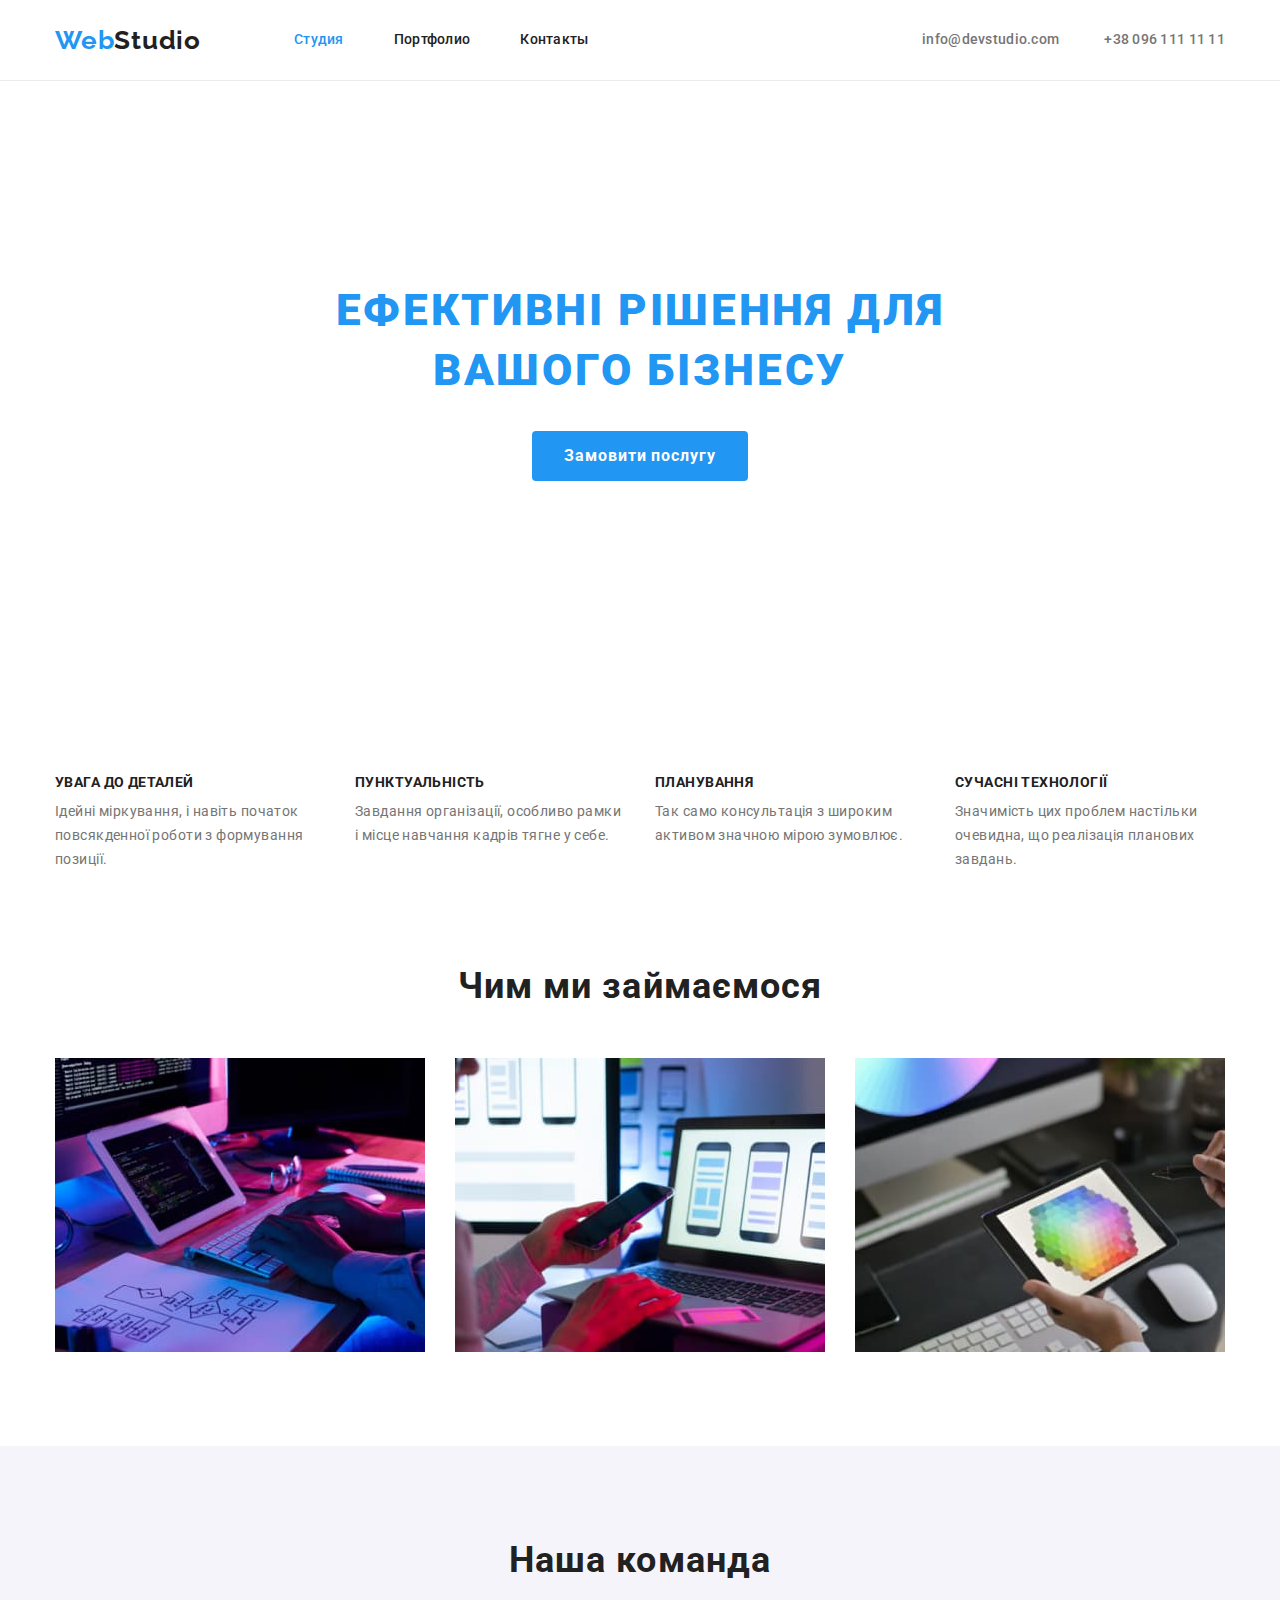
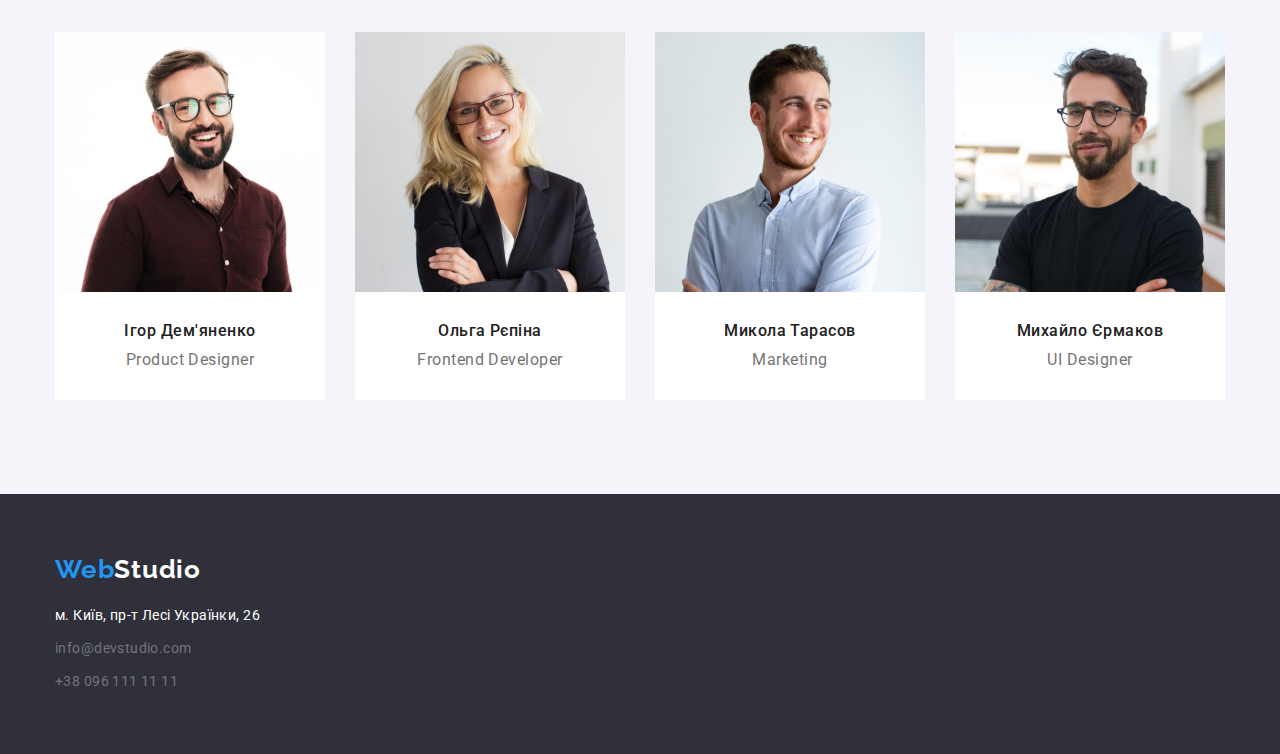
<file: index.html>
<!DOCTYPE html>
<html lang="uk">
<head>
    <meta charset="UTF-8">
    <meta http-equiv="X-UA-Compatible" content="IE=edge">
    <meta name="viewport" content="width=device-width, initial-scale=1.0">
    <title>Студія</title>
    <link rel="preconnect" href="https://fonts.googleapis.com" />
    <link rel="preconnect" href="https://fonts.gstatic.com" crossorigin />
    <link href="https://fonts.googleapis.com/css2?family=Raleway:wght@700&family=Roboto:wght@400;500;700;900&display=swap"
        rel="stylesheet">
    <link rel="stylesheet" href="https://cdnjs.cloudflare.com/ajax/libs/modern-normalize/1.1.0/modern-normalize.min.css">
    <link rel="stylesheet" href="./css/styles.css">

</head>
<body>
    <header class="header">
        <div class="container wrap-header">
            <a href="./index.html" class="logo link"><span class="logo-akcent">Web</span>Studio</a>
            <nav >
                <ul class="nav-list list">
                    <li class="item"><a href="./index.html" class="nav-link link activ">Студия</a></li>
                    <li class="item"><a href="./portfolio.html" class="nav-link link">Портфолио</a></li>
                    <li class="item"><a href="#contacts" class="nav-link link">Контакты</a></li>
                </ul>
            </nav>
            <ul class="contacts-list list">
                <li class="item"><a href="mailto:info@devstudio.com" class="contakt-link link">info@devstudio.com</a></li>
                <li class="item"><a href="tel:+380961111111" class="contakt-link link">+38 096 111 11 11</a></li>
            </ul>
        </div>
    </header>
    <main>
        <!--Section HERO-->
        <section class="hero-background">
            <div class="container">
                <h1 class="hero-title">Ефективні рішення для вашого бізнесу</h1>
                <button type="button" class="hero-btn">Замовити послугу</button>
            </div> 
        </section>
        <!--Section особенности-->
        <section class="section padding">
            <div class="container">
                <h2 hidden>Особенности</h2>
                <ul class="properties list">
                    <li class="item">
                        <h3 class="properties-title">УВАГА ДО ДЕТАЛЕЙ</h3>
                        <p class="properties-text">Ідейні міркування, і навіть початок повсякденної роботи з формування позиції.</p>
                    </li>
                    <li class="item">
                        <h3 class="properties-title">ПУНКТУАЛЬНІСТЬ</h3>
                        <p class="properties-text">Завдання організації, особливо рамки і місце навчання кадрів тягне у себе.</p>
                    </li>
                    <li class="item">
                        <h3 class="properties-title">ПЛАНУВАННЯ</h3>
                        <p class="properties-text">Так само консультація з широким активом значною мірою зумовлює.</p>
                    </li>
                    <li class="item">
                        <h3 class="properties-title">СУЧАСНІ ТЕХНОЛОГІЇ</h3>
                        <p class="properties-text">Значимість цих проблем настільки очевидна, що реалізація планових завдань.</p>
                    </li>
                </ul>
            </div>
        </section>
        <!--Section чем мы занимаемся-->
        <section class="section">
            <div class="container">
                <h2 class="title">Чим ми займаємося</h2>
                <ul class="work-list list">
                    <li>
                        <img src="./images/workspace.jpg" class="work-img" alt="рабочее время" width="370">
                    </li>
                    <li>
                        <img src="./images/optimisation.jpg" class="work-img" alt="оптимизация" width="370">
                    </li>
                    <li>
                        <img src="./images/css.jpg" class="work-img" alt="дизайн" width="370">
                    </li>
                </ul>
            </div>
        </section>
        <!--Section наша команда-->
        <section class="section team">
            <div class="container">
                <h2 class="title">Наша команда</h2>
                <ul class="team-list list">
                    <li class="team-item">
                        <img src="./images/persone1.jpg" class="team-img" alt="Ігор Дем'яненко" width="270">
                        <h3 class="team-title">Ігор Дем'яненко</h3>
                        <p class="team-text">Product Designer</p>
                    </li>
                    <li class="team-item">
                        <img src="./images/persone2.jpg" class="team-img" alt="Ольга Рєпіна" width="270">
                        <h3 class="team-title">Ольга Рєпіна</h3>
                        <p class="team-text">Frontend Developer</p>
                    </li>
                    <li class="team-item">
                        <img src="./images/persone3.jpg" class="team-img" alt="Микола Тарасов" width="270">
                        <h3 class="team-title">Микола Тарасов</h3>
                        <p class="team-text">Marketing</p>
                    </li>
                    <li class="team-item">
                        <img src="./images/persone4.jpg" class="team-img" alt="Михайло Єрмаков" width="270">
                        <h3 class="team-title">Михайло Єрмаков</h3>
                        <p class="team-text">UI Designer</p>
                    </li>
                </ul>
            </div>
        </section>
    </main>
    <footer id="contacts" class="footer">
        <div class="container">
            <a href="/" class="logo link"><span class="logo-akcent">Web</span>Studio</a>
            <address>
                <ul class="addres-list list">
                    <li class="item"> <a href="http://surl.li/anses" class="link akcent">м. Київ, пр-т Лесі Українки, 26</a></li>
                    <li class="item"> <a href="mailto:info@devstudio.com" class="link">info@devstudio.com</a></li>
                    <li class="item"> <a href="tel:+380961111111" class="link">+38 096 111 11 11</a></li>
                </ul>
            </address>
        </div>
    </footer>
</body>
</html>
</file>
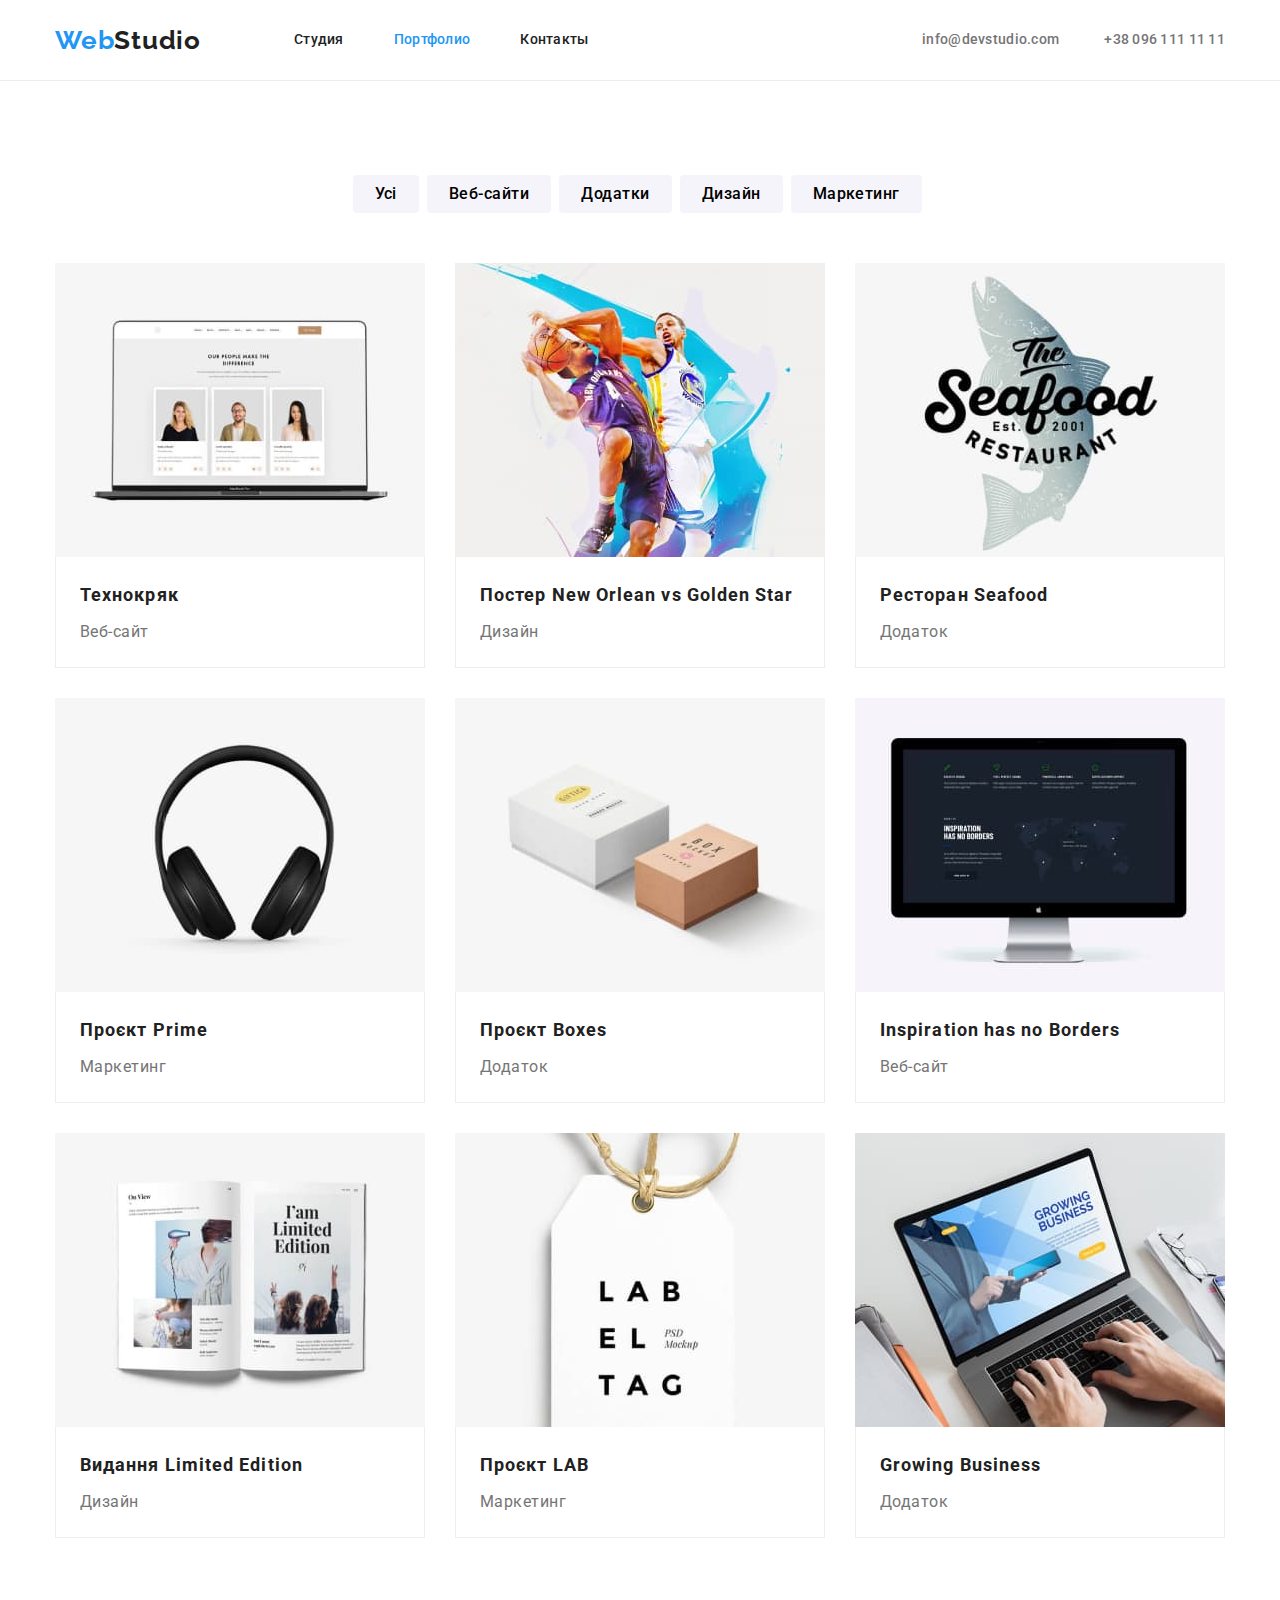
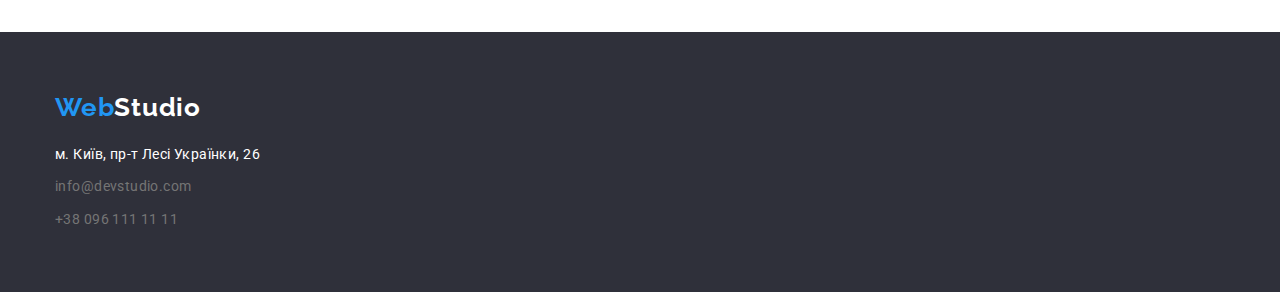
<file: portfolio.html>
<!DOCTYPE html>
<html lang="uk">

<head>
    <meta charset="UTF-8">
    <meta http-equiv="X-UA-Compatible" content="IE=edge">
    <meta name="viewport" content="width=device-width, initial-scale=1.0">
    <title>Портфоліо</title>
    <link rel="preconnect" href="https://fonts.googleapis.com" />
    <link rel="preconnect" href="https://fonts.gstatic.com" crossorigin />
    <link href="https://fonts.googleapis.com/css2?family=Raleway:wght@700&family=Roboto:wght@400;500;700;900&display=swap"
        rel="stylesheet">
    <link rel="stylesheet" href="https://cdnjs.cloudflare.com/ajax/libs/modern-normalize/1.1.0/modern-normalize.min.css">
    <link rel="stylesheet" href="./css/styles.css">

</head>

<body>
    <header class="header">
        <div class="container wrap-header">
            <a href="./index.html" class="logo link"><span class="logo-akcent">Web</span>Studio</a>
            <nav>
                <ul class="nav-list list">
                    <li class="item"><a href="./index.html" class="nav-link link">Студия</a></li>
                    <li class="item"><a href="./portfolio.html" class="nav-link link activ">Портфолио</a></li>
                    <li class="item"><a href="#contacts" class="nav-link link">Контакты</a></li>
                </ul>
            </nav>
            <ul class="contacts-list list">
                <li class="item"><a href="mailto:info@devstudio.com" class="contakt-link link">info@devstudio.com</a></li>
                <li class="item"><a href="tel:+380961111111" class="contakt-link link">+38 096 111 11 11</a></li>
            </ul>
        </div>
    </header>
    <main>
            <section class="section">
                <div class="container">
                    <h1 hidden>Portfolio</h1>
                    <!-- Фильтры кнопок -->
                    <ul class="button-list list">
                        <li class="item"><button type="button" class="portfolio-btn">Усі</button></li>
                        <li class="item"><button type="button" class="portfolio-btn">Веб-сайти</button></li>
                        <li class="item"><button type="button" class="portfolio-btn">Додатки</button></li>
                        <li class="item"><button type="button" class="portfolio-btn">Дизайн</button></li>
                        <li class="item"><button type="button" class="portfolio-btn">Маркетинг</button></li>
                    </ul>
                    <!--Список  Карточек -->
                    <ul class="card-list list">
                        <li class="card-item">
                            <a href="" class="link">
                                <img src="./images/techno.jpg" class="card-img" alt="техноряк" width="370">
                                <div class="card-wrap">
                                    <h2 class="card-title">Технокряк</h2>
                                    <p class="card-text">Веб-сайт</p>
                                </div>
                            </a>
                        </li>
                        <li class="card-item">
                            <a href="" class="link">
                                <img src="./images/poster.jpg" class="card-img" alt="постер" width="370">
                                <div class="card-wrap">
                                    <h2 class="card-title">Постер New Orlean vs Golden Star</h2>
                                    <p class="card-text">Дизайн</p>
                                </div>
                            
                            </a>
                        </li>
                        <li class="card-item">
                            <a href="" class="link">
                                <img src="./images/restoran.jpg" class="card-img" alt="ресторан" width="370">
                                <div class="card-wrap">
                                    <h2 class="card-title">Ресторан Seafood</h2>
                                    <p class="card-text">Додаток</p>
                                </div>
                            </a>
                        </li>
                        <li class="card-item">
                            <a href="" class="link">
                                <img src="./images/headphones.jpg" class="card-img" alt="навушники" width="370">
                                <div class="card-wrap">
                                    <h2 class="card-title">Проєкт Prime</h2>
                                    <p class="card-text">Маркетинг</p>
                                </div>
                            </a>
                        </li>
                        <li class="card-item">
                            <a href="" class="link">
                                <img src="./images/box.jpg" alt="коробки" class="card-img" width="370">
                                <div class="card-wrap">
                                    <h2 class="card-title">Проєкт Boxes</h2>
                                    <p class="card-text">Додаток</p>
                                </div>
                            </a>
                        </li>
                        <li class="card-item">
                            <a href="" class="link">
                                <img src="./images/imac.jpg" alt="аймак" class="card-img" width="370">
                                <div class="card-wrap">
                                    <h2 class="card-title">Inspiration has no Borders</h2>
                                    <p class="card-text">Веб-сайт</p>
                                </div>
                            </a>
                        </li>
                        <li class="card-item">
                            <a href="" class="link">
                                <img src="./images/magazin.jpg" class="card-img" alt="журнал" width="370">
                                <div class="card-wrap">
                                    <h2 class="card-title">Видання Limited Edition</h2>
                                    <p class="card-text">Дизайн</p>
                                </div>
                            </a>
                        </li>
                        <li class="card-item">
                            <a href="" class="link">
                                <img src="./images/label.jpg" class="card-img" alt="лейбл" width="370">
                                <div class="card-wrap">
                                    <h2 class="card-title">Проєкт LAB</h2>
                                    <p class="card-text">Маркетинг</p>
                                </div>
                            </a>
                        </li>
                        <li class="card-item">
                            <a href="" class="link">
                                <img src="./images/laptop.jpg" class="card-img" alt="ноутбук" width="370">
                                <div class="card-wrap">
                                    <h2 class="card-title">Growing Business</h2>
                                    <p class="card-text">Додаток</p>
                                </div>
                            </a>
                        </li>
                    </ul>
                </div>
            </section>
    </main>
    <footer id="contacts" class="footer">
        <div class="container">
            <a href="/" class="logo link"><span class="logo-akcent">Web</span>Studio</a>
            <address>
                <ul class="addres-list list">
                    <li class="item"> <a href="http://surl.li/anses" class="link akcent">м. Київ, пр-т Лесі Українки, 26</a>
                    </li>
                    <li class="item"> <a href="mailto:info@devstudio.com" class="link">info@devstudio.com</a></li>
                    <li class="item"> <a href="tel:+380961111111" class="link">+38 096 111 11 11</a></li>
                </ul>
            </address>
        </div>
    </footer>
</body>

</html>
</file>
<file: css/styles.css>
:root{
    --haupt-color: #212121;
    --secod-color: #757575;
    --white-color: #FFFFFF;
    --white-color-trans: rgba(255, 255, 255, 0.6);
    --akcent-color: #2196f3;
    --footer-background: #2F303A;
    --section-background: #f5f4fa;
    --border-header-color: rgba(236, 236, 236, 1);
    --border-card-color: rgba(238, 238, 238, 1);
    --akcent-font: 'Raleway',sans-serif;
}
body {
    font-family: 'Roboto', 'Raleway',
    sans-serif;
    background-color: var(--white-color);
    color: var(--haupt-color);
}
h1,h2,h3,h4,h5,p{
    margin: 0;
}
.section .title{
    margin-top: 0;
    margin-bottom: 50px;

    font-weight: 700;
    font-size: 36px;
    text-align: center;
    line-height: 1.16;
    letter-spacing: 0.03em;
}
.list {
    list-style: none;
    margin: 0;
    padding: 0;
}
.link{
    text-decoration: none;
    color: inherit;
}
.container{
    width: 1200px;
    margin: 0 auto;
    padding: 0 15px;
    /* outline: 2px solid teal; */
}
.section{
    padding: 94px 0;
}
.section.padding{
    padding-bottom: 0;
}
/* ==============HEDER ==================*/
.header{
    border-bottom: 1px solid var(--border-header-color);
}
.wrap-header{
    display: flex;
    align-items: center;
}
.logo{
  font-family: var(--akcent-font);
  font-weight: 700;
  font-size: 26px;
  line-height: 1.19;
  letter-spacing: 0.03em;
  color: inherit;
}
.logo-akcent{
    color: var(--akcent-color);
}
.nav-list{
    display:flex;
    margin-left: 93px;
}
.nav-list>.item + .item{
    margin-left: 50px;
}
.contacts-list {
    display: flex;
    margin-left: auto;
}
.contacts-list > .item + .item{
    margin-left: 45px;
}
.nav-link,
.contakt-link{
    padding-top: 32px;
    padding-bottom: 32px;
    display: block;

    font-weight: 500;
    font-size: 14px;
    line-height: 1.14;
    letter-spacing: 0.02em;
}
.contakt-link{
    color: var(--secod-color);
}
.nav-link:hover,
.nav-link:focus,
.contakt-link:hover,
.contakt-link:focus,
.addres-list .link:hover,
.addres-list .link:focus, .activ{
    color: var(--akcent-color);
}
/* ==============SECTION HERO============== */
.hero-background{
   padding: 200px 0;
   text-align: center;
}
.hero-title{
    width: 696px;
    margin: 0 auto 30px;

    
    text-align: center;
    font-weight: 900;
    font-size: 44px;
    letter-spacing: 0.06em;
    line-height: 1.36;
    color: #2196F3;
    text-transform: uppercase;
}
.hero-btn{
    display: inline-block;
    padding: 10px 32px;

    font-weight: 700;
    font-size: 16px;
    text-align: center;
    letter-spacing: 0.06em;
    line-height: 1.87;
    color: var(--white-color);
    background-color: var(--akcent-color);
    cursor: pointer;
    font-family: inherit;
    border-radius: 4px;
    border: 0 solid transparent;
}
/* ==============SECTION PROPERTIES=============== */
.properties{
    display: flex;
    justify-content: space-between;
}
.properties > .item{
    width: 270px;
}
.properties-title{
    margin-top: 0;
    margin-bottom: 10px;

    font-weight: 700;
    font-size: 14px;
    letter-spacing: 0.03em;
    text-transform: uppercase;
    line-height: 1.14;
}
.properties-text{
    margin-top: 0;
    margin-bottom: 0;

    font-size: 14px;
    letter-spacing: 0.03em;
    line-height: 1.71;
    color: var(--secod-color);
}
/* =================SECTION чем мы занимаемся========= */
.work-list{
    display: flex;
    justify-content: space-between;
}
.work-img{
    display: block;
}
/* ===============SECTION TEAM==================== */
.team{
    background-color: var(--section-background);
}
.team-list{
    display: flex;
    flex-wrap: wrap;
    /* margin: -15px; вариант 3 */
}
.team-item{
    margin-right: 30px; /*вариант 1*/
    margin-top: 30px;   /*вариант 1*/


    background-color: var(--white-color);
    width: calc((100%-90px)/4);/*  вариант 1*/
    /* margin: 15px; вариант 3 */

}
.team-item:nth-child(4n){
    margin-right: 0; /*вариант 1*/  
}
.team-item:nth-child(-n+4){
    margin-top: 0; /*вариант 1 */
}
/* ======================АЛЬТЕРНАТИВА================== */
/* .team-item:not(:nth-child(4n)){
    margin-right: 30px; вариант 2
}
.team-item:not(:nth-child(-n+4)){
    margin-top: 30px;   вариант 2
} */

.team-img{
    display: block;
}
.team-title{
    margin-top: 30px;
    margin-bottom: 0;

    font-weight: 500;
    font-size: 16px;
    text-align: center;
    letter-spacing: 0.03em;
    line-height: 1.18;
}
.team-text{
    margin-top: 10px;
    margin-bottom: 30px;

    font-size: 16px;
    text-align: center;
    letter-spacing: 0.03em;
    line-height: 1.18;
    color: var(--secod-color);
}
/* ==================FOOTER===================== */
.footer{
    padding: 60px 0;

    color: var(--white-color);
    background-color: var(--footer-background);
}
.addres-list{
    margin-top: 20px;
}
.addres-list .link{
    display: block;

    font-size: 14px;
    letter-spacing: 0.03em;
    color: var(--secod-color);
    line-height: 1.71;
    font-style: normal;
}
.addres-list > .item:nth-child(2){
    margin-top: 9px;
    margin-bottom: 9px;
}
.addres-list .akcent{
    color: var(--white-color);
}
/* ===================PORTFOLIO==================== */
/* ===================BATTONS FILTER================ */
.button-list{
    display: flex;
    width: 575px;
    margin: 0 auto 50px;

}
.button-list > .item + .item{
    margin-left: 8px;
}
.portfolio-btn{
    display: inline-block;
    padding: 6px 22px;

    font-weight: 500;
    font-size: 16px;
    line-height: 1.62;
    text-align: center;
    letter-spacing: 0.03em;
    cursor: pointer;
    font-family: inherit;
    border: 0 solid transparent;
    border-radius: 4px;
    background-color: var(--section-background);
}
.portfolio-btn:hover,
.portfolio-btn:focus{
    color: var(--white-color) ;
    background-color: var(--akcent-color);
}
/* ===================CARD=========================== */
.card-list{
    display: flex;
    flex-wrap: wrap;
}
.card-item {
    width: calc((100%-60px)/3);
    margin-right: 30px;
    margin-top: 30px;
}
.card-item:nth-child(3n) {
    margin-right: 0;
    /*вариант 1*/
}

.card-item:nth-child(-n+3) {
    margin-top: 0;
    /*вариант 1 */
}
.card-img{
    display: block;
}
.card-list .link {
    display: block;
    /* border-bottom: 1px solid var(--border-card-color);
    border-left: 1px solid var(--border-card-color);
    border-right: 1px solid var(--border-card-color); */
}
.card-wrap{
    padding: 20px 24px;
    border-bottom: 1px solid var(--border-card-color);
    border-left: 1px solid var(--border-card-color);
    border-right: 1px solid var(--border-card-color);
}
.card-title{
    font-weight: 700;
    font-size: 18px;
    line-height: 2;
    letter-spacing: 0.06em;
}
.card-text{
    margin-top: 4px;

    font-weight: 400;
    font-size: 16px;
    line-height: 1.87;
    letter-spacing: 0.03em;
    color: var(--secod-color);
}
</file>
